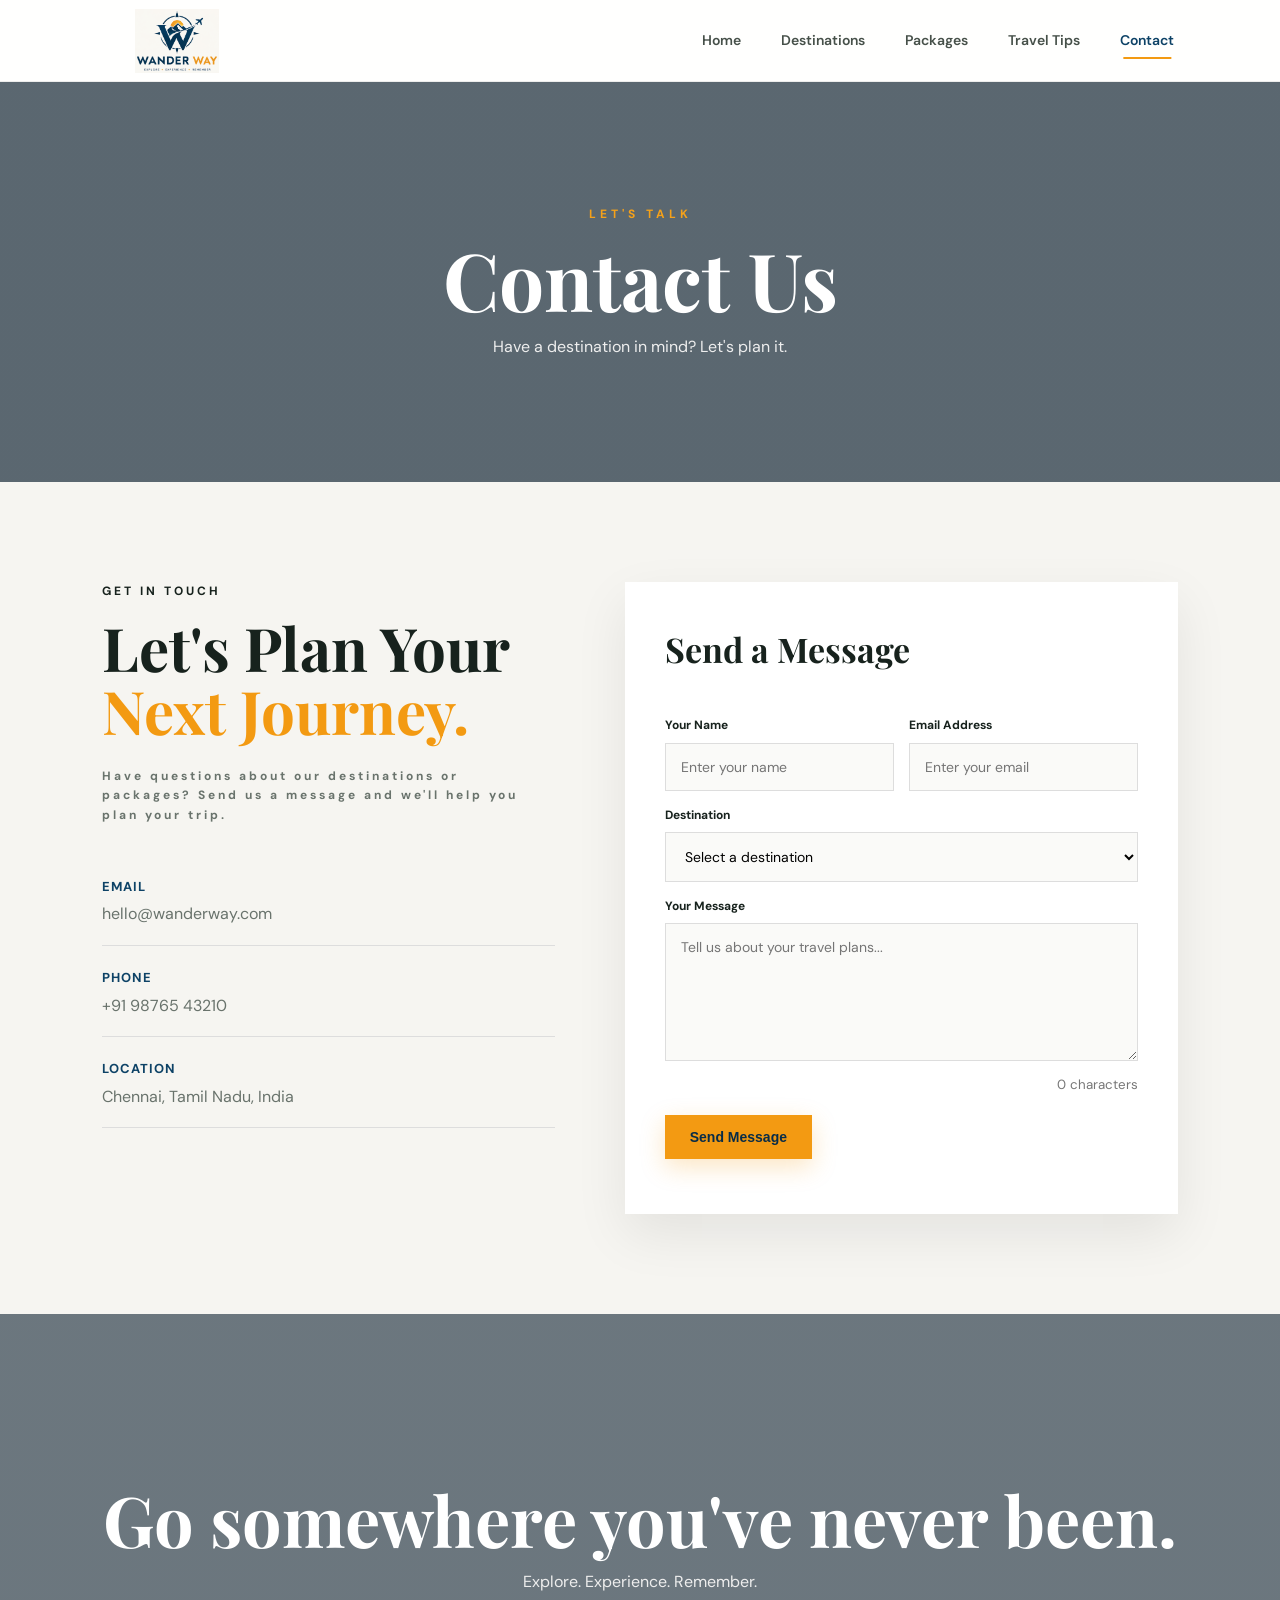
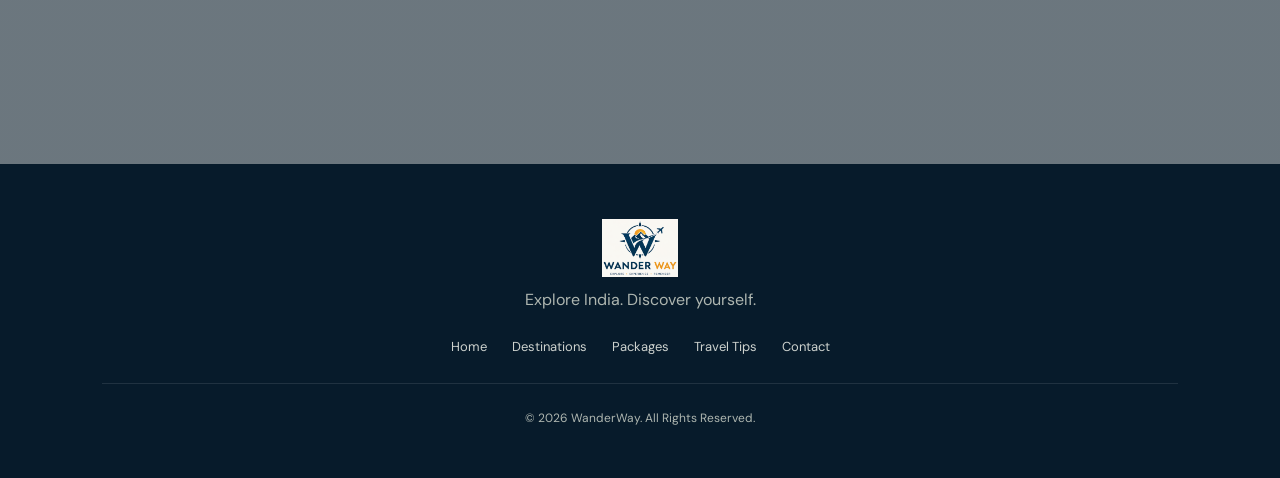
<file: contact.html>
<!DOCTYPE html>
<html lang="en">
<head>
    <meta charset="UTF-8">
    <meta name="viewport" content="width=device-width, initial-scale=1.0">
    <title>WanderWay | Contact</title>
    <link rel="stylesheet" href="style.css">
</head>
<body>
<header class="header">
    <a href="index.html" class="logo"><img src="logo.png" alt="WanderWay Logo"></a>
    <nav>
        <a href="index.html">Home</a><a href="destinations.html">Destinations</a><a href="packages.html">Packages</a><a href="tips.html">Travel Tips</a><a href="contact.html" class="active">Contact</a>
    </nav>
</header>

<section class="page-banner contact-banner">
    <div><p>LET'S TALK</p><h1>Contact Us</h1><span>Have a destination in mind? Let's plan it.</span></div>
</section>

<section class="section contact-section">
    <div class="contact-grid">
        <div class="contact-info">
            <p class="small-title">GET IN TOUCH</p>
            <h2>Let's Plan Your<br><span>Next Journey.</span></h2>
            <p>Have questions about our destinations or packages? Send us a message and we'll help you plan your trip.</p>
            <div class="contact-detail"><strong>Email</strong><p>hello@wanderway.com</p></div>
            <div class="contact-detail"><strong>Phone</strong><p>+91 98765 43210</p></div>
            <div class="contact-detail"><strong>Location</strong><p>Chennai, Tamil Nadu, India</p></div>
        </div>

        <div class="form-box">
            <h2>Send a Message</h2>
            <form>
                <div class="input-row">
                    <div><label>Your Name</label><input type="text" placeholder="Enter your name"></div>
                    <div><label>Email Address</label><input type="email" placeholder="Enter your email"></div>
                </div>
                <label>Destination</label>
                <select>
                    <option>Select a destination</option><option>Goa</option><option>Manali</option><option>Jaipur</option><option>Kerala</option><option>Ladakh</option><option>Andaman</option>
                </select>
                <label>Your Message</label>
                <textarea rows="6" placeholder="Tell us about your travel plans..."></textarea>
                <button type="submit" class="btn">Send Message</button>
            </form>
        </div>
    </div>
</section>

<section class="contact-photo">
    <div><h2>Go somewhere you've never been.</h2><p>Explore. Experience. Remember.</p></div>
</section>

<footer>
    <a href="index.html" class="footer-logo"><img src="logo.png" alt="WanderWay Logo"></a><p>Explore India. Discover yourself.</p>
    <div class="footer-links"><a href="index.html">Home</a><a href="destinations.html">Destinations</a><a href="packages.html">Packages</a><a href="tips.html">Travel Tips</a><a href="contact.html">Contact</a></div>
    <p class="copyright">© 2026 WanderWay. All Rights Reserved.</p>
</footer>
    <script src="script.js"></script>
</body>
</html>
</file>
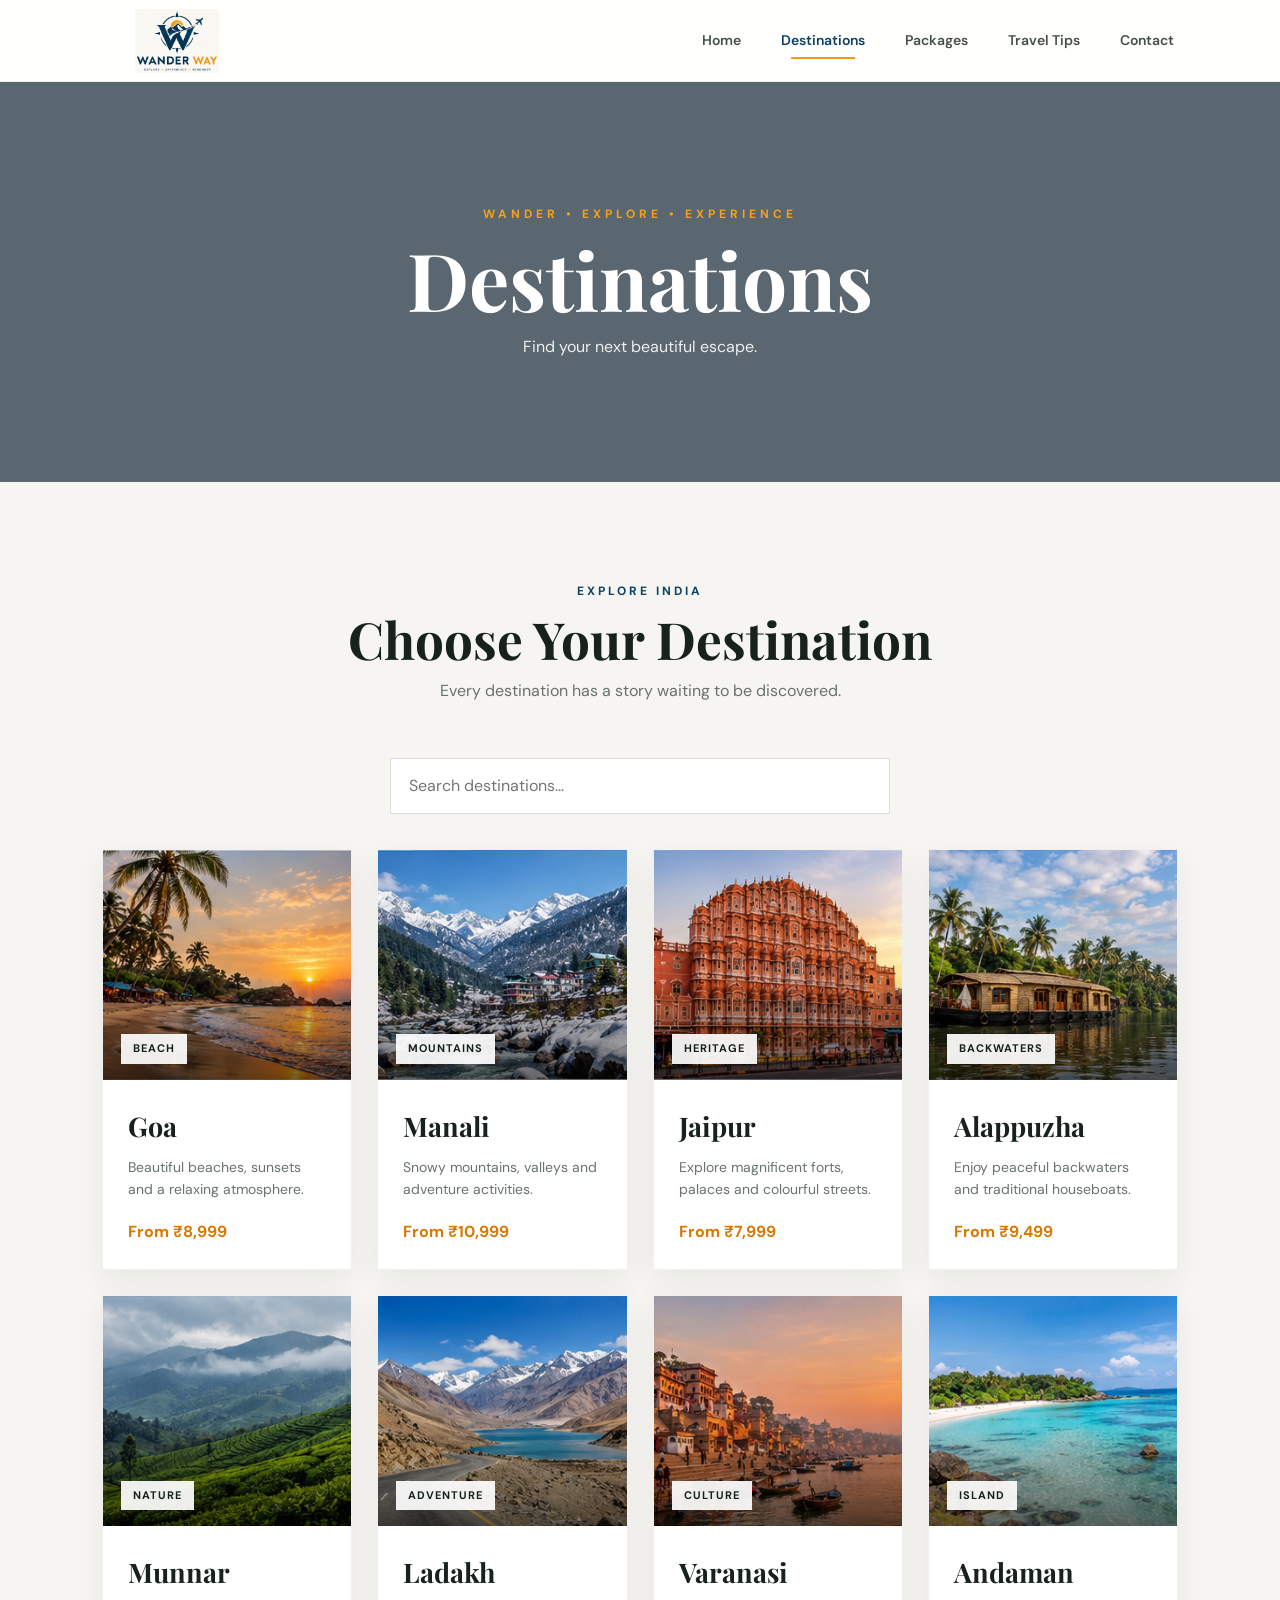
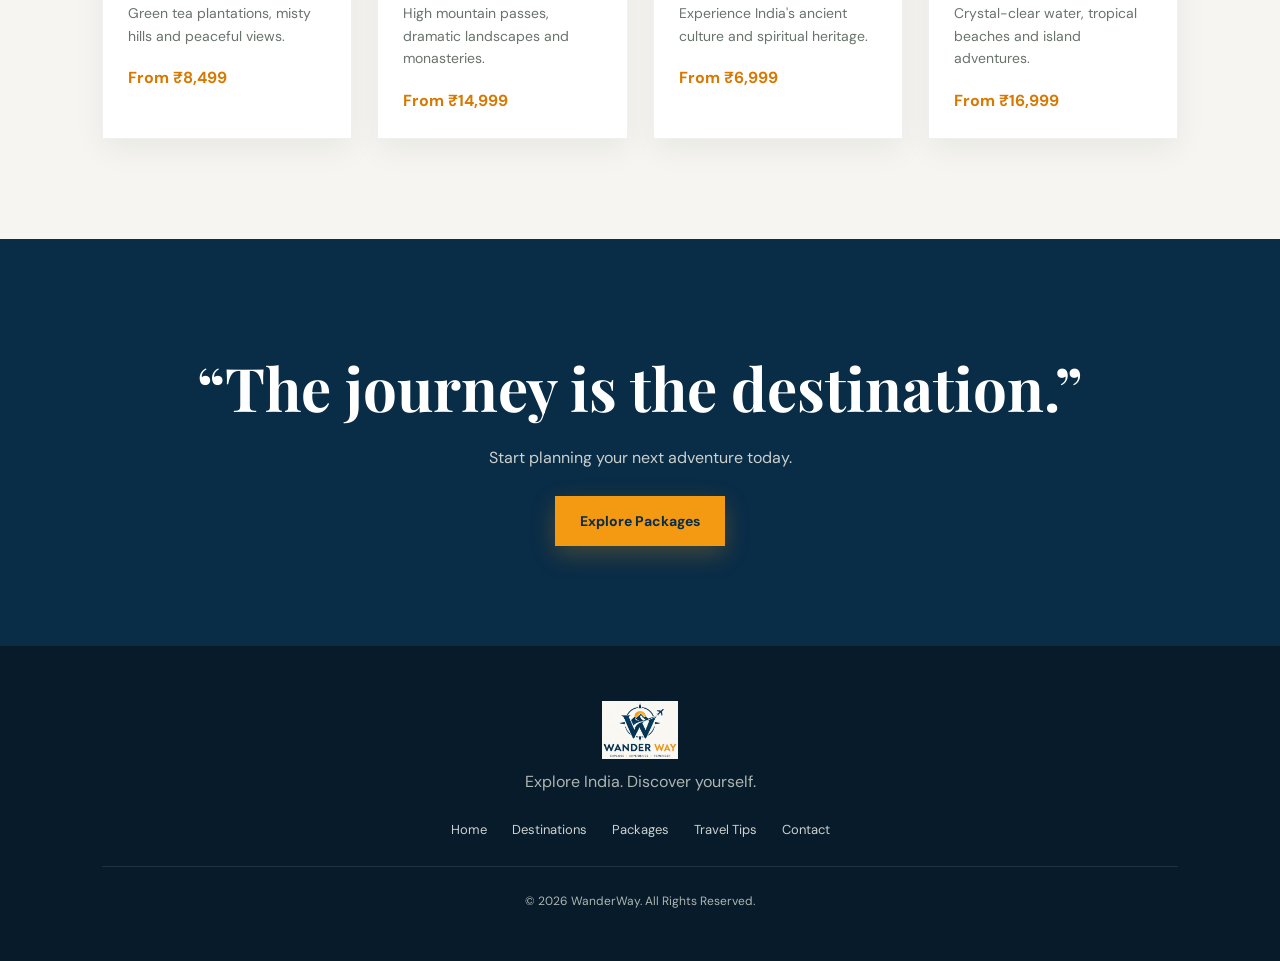
<file: destinations.html>
<!DOCTYPE html>
<html lang="en">
<head>
    <meta charset="UTF-8">
    <meta name="viewport" content="width=device-width, initial-scale=1.0">
    <title>WanderWay | Destinations</title>
    <link rel="stylesheet" href="style.css">
</head>
<body>
<header class="header">
    <a href="index.html" class="logo"><img src="logo.png" alt="WanderWay Logo"></a>
    <nav>
        <a href="index.html">Home</a>
        <a href="destinations.html" class="active">Destinations</a>
        <a href="packages.html">Packages</a>
        <a href="tips.html">Travel Tips</a>
        <a href="contact.html">Contact</a>
    </nav>
</header>

<section class="page-banner">
    <div>
        <p>WANDER • EXPLORE • EXPERIENCE</p>
        <h1>Destinations</h1>
        <span>Find your next beautiful escape.</span>
    </div>
</section>

<section class="section">
    <div class="section-heading">
        <p>EXPLORE INDIA</p>
        <h2>Choose Your Destination</h2>
        <span>Every destination has a story waiting to be discovered.</span>
    </div>

    <div class="destination-grid destination-page">
        <div class="destination-card"><div class="image-box"><img src="goa.png" alt="Goa"><div class="image-label">Beach</div></div><div class="card-content"><h3>Goa</h3><p>Beautiful beaches, sunsets and a relaxing atmosphere.</p><strong>From ₹8,999</strong></div></div>
        <div class="destination-card"><div class="image-box"><img src="manali.png" alt="Manali"><div class="image-label">Mountains</div></div><div class="card-content"><h3>Manali</h3><p>Snowy mountains, valleys and adventure activities.</p><strong>From ₹10,999</strong></div></div>
        <div class="destination-card"><div class="image-box"><img src="jaipur.png" alt="Jaipur"><div class="image-label">Heritage</div></div><div class="card-content"><h3>Jaipur</h3><p>Explore magnificent forts, palaces and colourful streets.</p><strong>From ₹7,999</strong></div></div>
        <div class="destination-card"><div class="image-box"><img src="kerala.png" alt="Alappuzha"><div class="image-label">Backwaters</div></div><div class="card-content"><h3>Alappuzha</h3><p>Enjoy peaceful backwaters and traditional houseboats.</p><strong>From ₹9,499</strong></div></div>
        <div class="destination-card"><div class="image-box"><img src="munnar.png" alt="Munnar"><div class="image-label">Nature</div></div><div class="card-content"><h3>Munnar</h3><p>Green tea plantations, misty hills and peaceful views.</p><strong>From ₹8,499</strong></div></div>
        <div class="destination-card"><div class="image-box"><img src="ladakh.png" alt="Ladakh"><div class="image-label">Adventure</div></div><div class="card-content"><h3>Ladakh</h3><p>High mountain passes, dramatic landscapes and monasteries.</p><strong>From ₹14,999</strong></div></div>
        <div class="destination-card"><div class="image-box"><img src="varanasi.png" alt="Varanasi"><div class="image-label">Culture</div></div><div class="card-content"><h3>Varanasi</h3><p>Experience India's ancient culture and spiritual heritage.</p><strong>From ₹6,999</strong></div></div>
        <div class="destination-card"><div class="image-box"><img src="andaman.png" alt="Andaman"><div class="image-label">Island</div></div><div class="card-content"><h3>Andaman</h3><p>Crystal-clear water, tropical beaches and island adventures.</p><strong>From ₹16,999</strong></div></div>
    </div>
</section>

<section class="quote-section">
    <h2>“The journey is the destination.”</h2>
    <p>Start planning your next adventure today.</p>
    <a href="packages.html" class="btn">Explore Packages</a>
</section>

<footer>
    <a href="index.html" class="footer-logo"><img src="logo.png" alt="WanderWay Logo"></a>
    <p>Explore India. Discover yourself.</p>
    <div class="footer-links">
        <a href="index.html">Home</a><a href="destinations.html">Destinations</a><a href="packages.html">Packages</a><a href="tips.html">Travel Tips</a><a href="contact.html">Contact</a>
    </div>
    <p class="copyright">© 2026 WanderWay. All Rights Reserved.</p>
</footer>
    <script src="script.js"></script>
</body>
</html>
</file>
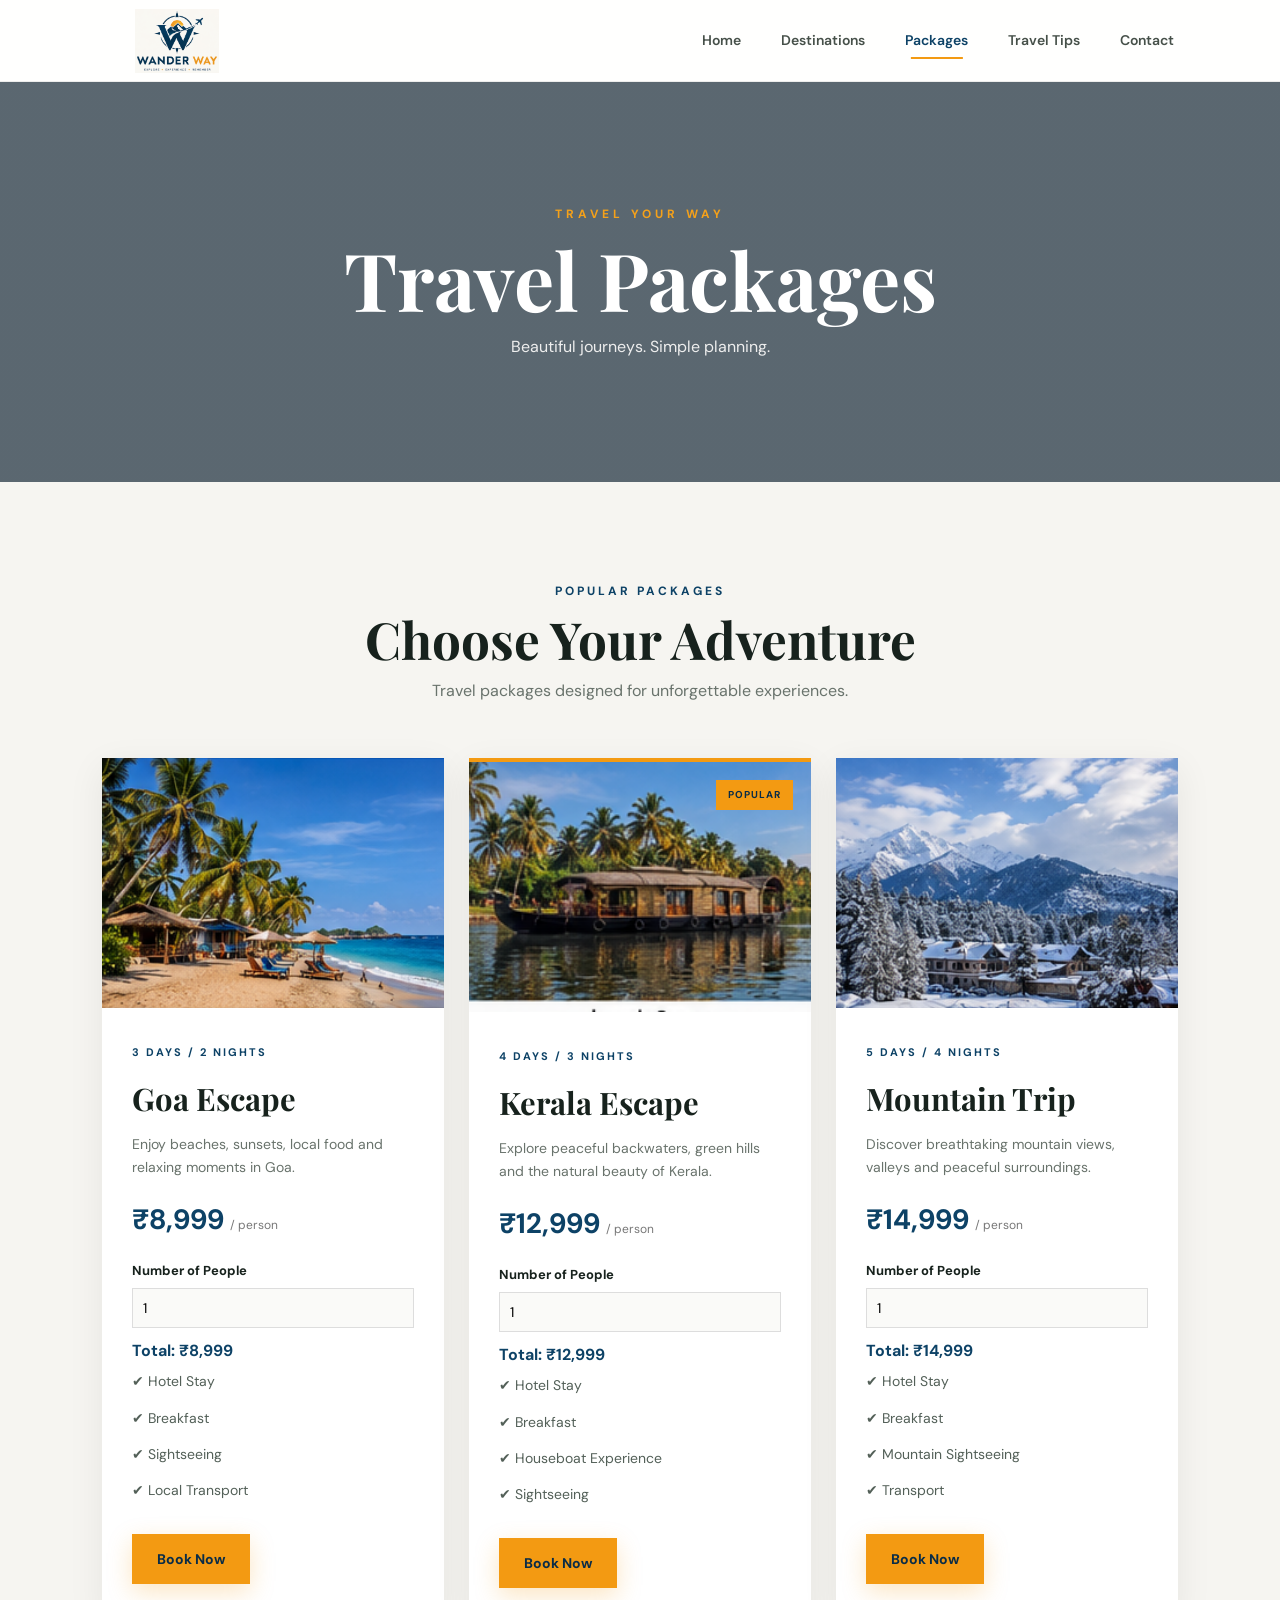
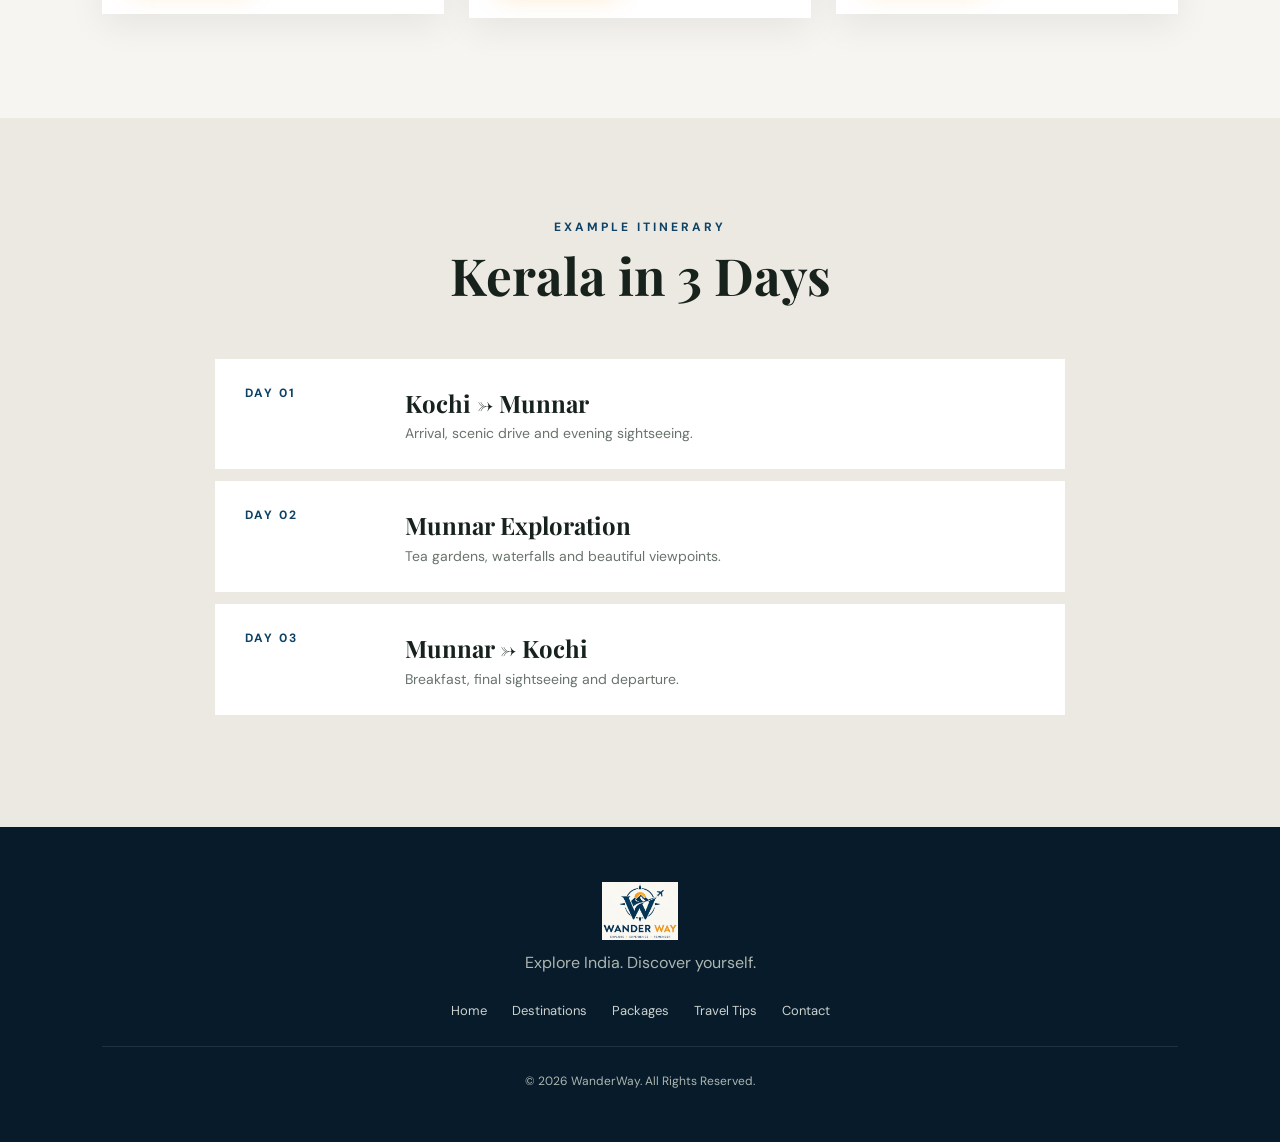
<file: packages.html>
<!DOCTYPE html>
<html lang="en">
<head>
    <meta charset="UTF-8">
    <meta name="viewport" content="width=device-width, initial-scale=1.0">
    <title>WanderWay | Packages</title>
    <link rel="stylesheet" href="style.css">
</head>
<body>
<header class="header">
    <a href="index.html" class="logo"><img src="logo.png" alt="WanderWay Logo"></a>
    <nav>
        <a href="index.html">Home</a><a href="destinations.html">Destinations</a><a href="packages.html" class="active">Packages</a><a href="tips.html">Travel Tips</a><a href="contact.html">Contact</a>
    </nav>
</header>

<section class="page-banner package-banner">
    <div><p>TRAVEL YOUR WAY</p><h1>Travel Packages</h1><span>Beautiful journeys. Simple planning.</span></div>
</section>

<section class="section">
    <div class="section-heading">
        <p>POPULAR PACKAGES</p><h2>Choose Your Adventure</h2><span>Travel packages designed for unforgettable experiences.</span>
    </div>

    <div class="package-grid">
        <div class="package-card">
            <div class="package-image"><img src="goa2.png" alt="Goa"></div>
            <div class="package-content">
                <span class="package-tag">3 DAYS / 2 NIGHTS</span><h3>Goa Escape</h3>
                <p>Enjoy beaches, sunsets, local food and relaxing moments in Goa.</p>
                <div class="price">₹8,999 <small>/ person</small></div>
                <ul><li>✔ Hotel Stay</li><li>✔ Breakfast</li><li>✔ Sightseeing</li><li>✔ Local Transport</li></ul>
                <a href="contact.html" class="btn">Book Now</a>
            </div>
        </div>

        <div class="package-card featured-package">
            <div class="popular">POPULAR</div>
            <div class="package-image"><img src="kerala2.png" alt="Kerala"></div>
            <div class="package-content">
                <span class="package-tag">4 DAYS / 3 NIGHTS</span><h3>Kerala Escape</h3>
                <p>Explore peaceful backwaters, green hills and the natural beauty of Kerala.</p>
                <div class="price">₹12,999 <small>/ person</small></div>
                <ul><li>✔ Hotel Stay</li><li>✔ Breakfast</li><li>✔ Houseboat Experience</li><li>✔ Sightseeing</li></ul>
                <a href="contact.html" class="btn">Book Now</a>
            </div>
        </div>

        <div class="package-card">
            <div class="package-image"><img src="manali2.png" alt="Mountain"></div>
            <div class="package-content">
                <span class="package-tag">5 DAYS / 4 NIGHTS</span><h3>Mountain Trip</h3>
                <p>Discover breathtaking mountain views, valleys and peaceful surroundings.</p>
                <div class="price">₹14,999 <small>/ person</small></div>
                <ul><li>✔ Hotel Stay</li><li>✔ Breakfast</li><li>✔ Mountain Sightseeing</li><li>✔ Transport</li></ul>
                <a href="contact.html" class="btn">Book Now</a>
            </div>
        </div>
    </div>
</section>

<section class="itinerary-section section">
    <div class="section-heading"><p>EXAMPLE ITINERARY</p><h2>Kerala in 3 Days</h2></div>
    <div class="itinerary">
        <div class="day"><span>DAY 01</span><div><h3>Kochi → Munnar</h3><p>Arrival, scenic drive and evening sightseeing.</p></div></div>
        <div class="day"><span>DAY 02</span><div><h3>Munnar Exploration</h3><p>Tea gardens, waterfalls and beautiful viewpoints.</p></div></div>
        <div class="day"><span>DAY 03</span><div><h3>Munnar → Kochi</h3><p>Breakfast, final sightseeing and departure.</p></div></div>
    </div>
</section>

<footer>
    <a href="index.html" class="footer-logo"><img src="logo.png" alt="WanderWay Logo"></a><p>Explore India. Discover yourself.</p>
    <div class="footer-links"><a href="index.html">Home</a><a href="destinations.html">Destinations</a><a href="packages.html">Packages</a><a href="tips.html">Travel Tips</a><a href="contact.html">Contact</a></div>
    <p class="copyright">© 2026 WanderWay. All Rights Reserved.</p>
</footer>
    <script src="script.js"></script>
</body>
</html>
</file>
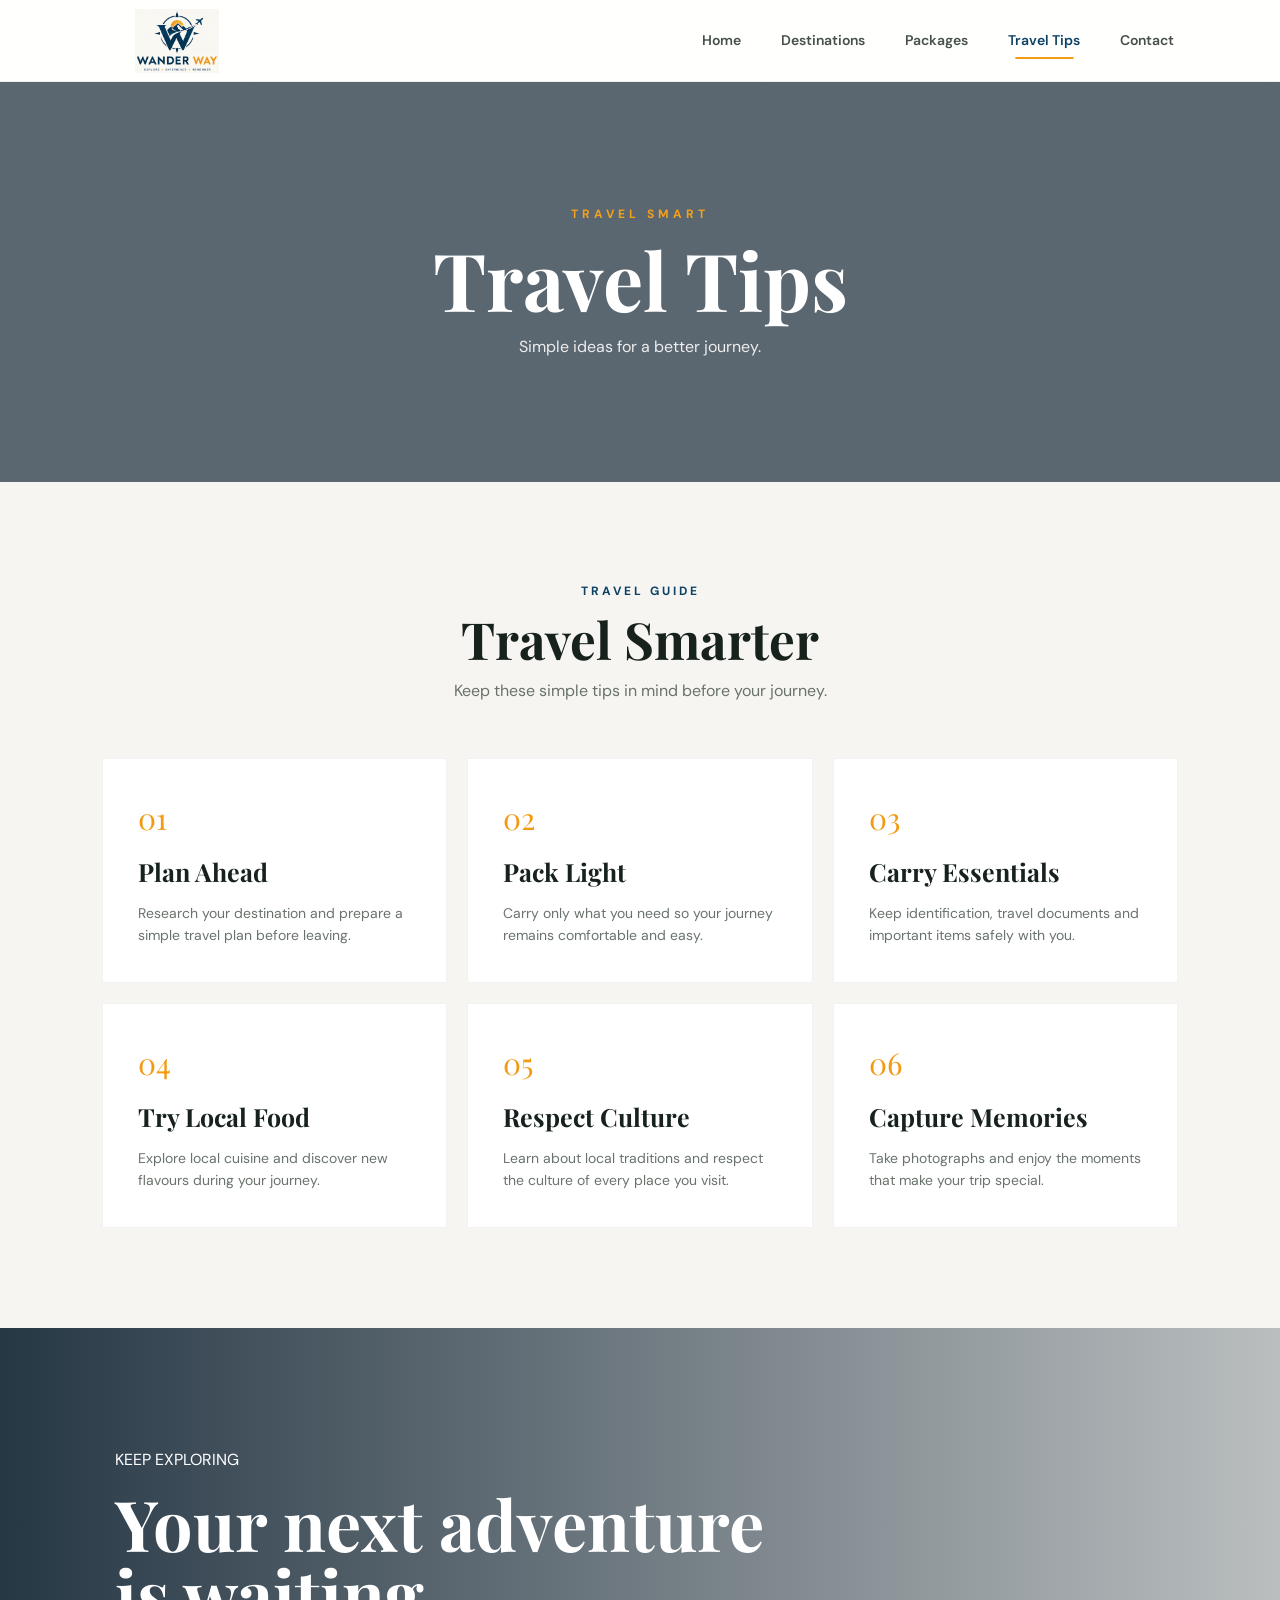
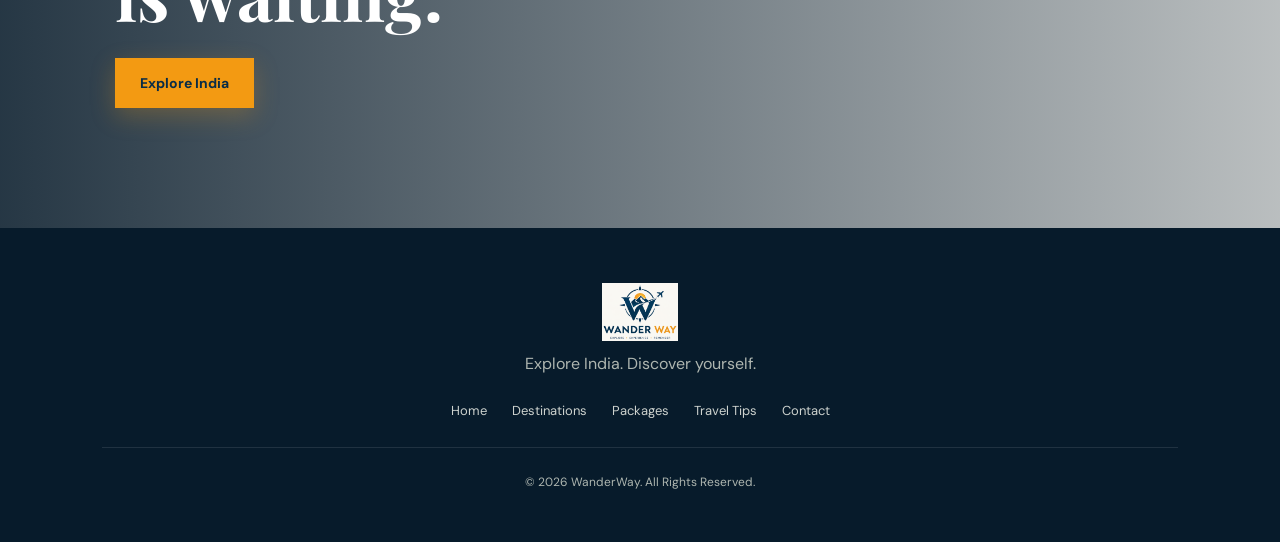
<file: tips.html>
<!DOCTYPE html>
<html lang="en">
<head>
    <meta charset="UTF-8">
    <meta name="viewport" content="width=device-width, initial-scale=1.0">
    <title>WanderWay | Travel Tips</title>
    <link rel="stylesheet" href="style.css">
</head>
<body>
<header class="header">
    <a href="index.html" class="logo"><img src="logo.png" alt="WanderWay Logo"></a>
    <nav>
        <a href="index.html">Home</a><a href="destinations.html">Destinations</a><a href="packages.html">Packages</a><a href="tips.html" class="active">Travel Tips</a><a href="contact.html">Contact</a>
    </nav>
</header>

<section class="page-banner tips-banner">
    <div><p>TRAVEL SMART</p><h1>Travel Tips</h1><span>Simple ideas for a better journey.</span></div>
</section>

<section class="section">
    <div class="section-heading"><p>TRAVEL GUIDE</p><h2>Travel Smarter</h2><span>Keep these simple tips in mind before your journey.</span></div>
    <div class="tips-grid">
        <div class="tip-card"><span>01</span><h3>Plan Ahead</h3><p>Research your destination and prepare a simple travel plan before leaving.</p></div>
        <div class="tip-card"><span>02</span><h3>Pack Light</h3><p>Carry only what you need so your journey remains comfortable and easy.</p></div>
        <div class="tip-card"><span>03</span><h3>Carry Essentials</h3><p>Keep identification, travel documents and important items safely with you.</p></div>
        <div class="tip-card"><span>04</span><h3>Try Local Food</h3><p>Explore local cuisine and discover new flavours during your journey.</p></div>
        <div class="tip-card"><span>05</span><h3>Respect Culture</h3><p>Learn about local traditions and respect the culture of every place you visit.</p></div>
        <div class="tip-card"><span>06</span><h3>Capture Memories</h3><p>Take photographs and enjoy the moments that make your trip special.</p></div>
    </div>
</section>

<section class="travel-image-section">
    <div><p>KEEP EXPLORING</p><h2>Your next adventure<br>is waiting.</h2><a href="destinations.html" class="btn">Explore India</a></div>
</section>

<footer>
    <a href="index.html" class="footer-logo"><img src="logo.png" alt="WanderWay Logo"></a><p>Explore India. Discover yourself.</p>
    <div class="footer-links"><a href="index.html">Home</a><a href="destinations.html">Destinations</a><a href="packages.html">Packages</a><a href="tips.html">Travel Tips</a><a href="contact.html">Contact</a></div>
    <p class="copyright">© 2026 WanderWay. All Rights Reserved.</p>
</footer>
    <script src="script.js"></script>
</body>
</html>
</file>
<file: style.css>
/* WanderWay Main Style Sheet
   Beginner-friendly CSS: simple selectors, flexbox, grid and media queries.
   The website design and original class names are kept the same. */

@import url('https://fonts.googleapis.com/css2?family=DM+Sans:wght@400;500;600;700&family=Playfair+Display:wght@500;600;700&display=swap');
* {
    margin:0;
    padding:0;
    box-sizing:border-box
}

html {
    scroll-behavior:smooth
}

body {
    font-family:"DM Sans",Arial,sans-serif;
    background:#f6f5f1;
    color:#17221d;
    line-height:1.6
}

img {
    max-width:100%;
    display:block
}

a {
    text-decoration:none;
    color:inherit
}

.header {
    position:sticky;
    top:0;
    z-index:1000;
    min-height:82px;
    padding:8px 7%;
    display:flex;
    align-items:center;
    justify-content:space-between;
    background:rgba(255,255,255,.92);
    backdrop-filter:blur(15px);
    border-bottom:1px solid rgba(0,0,0,.07)
}

.logo {
    display:flex;
    align-items:center;
    width:175px;
    height:64px;
    overflow:hidden
}

.logo img {
    width:100%;
    height:100%;
    object-fit:contain;
    object-position:center
}

nav {
    display:flex;
    gap:8px
}

nav a {
    position:relative;
    padding:9px 16px;
    font-size:14px;
    font-weight:600;
    color:#465049;
    transition:.3s
}

nav a::after {
    content:"";
    position:absolute;
    left:50%;
    bottom:2px;
    width:0;
    height:2px;
    background:#f39a12;
    transform:translateX(-50%);
    transition:.3s
}

nav a:hover {
    color:#0d4266
}

nav a:hover::after,nav a.active::after {
    width:55%
}

nav a.active {
    color:#0d4266
}

.hero {
    min-height:90vh;
    display:flex;
    align-items:center;
    padding:100px 9%;
    position:relative;
    background:linear-gradient(90deg,rgba(7,27,43,.88),rgba(7,27,43,.42),rgba(7,27,43,.08)),     url("https://images.unsplash.com/photo-1524492412937-b28074a5d7da?auto=format&fit=crop&w=2000&q=85");
    background-size:cover;
    background-position:center
}

.hero-content {
    max-width:680px;
    color:white;
    animation:heroIn 1s ease
}

@keyframes heroIn {
    from {
        opacity:0;
        transform:translateY(35px)
    }

    to {
        opacity:1;
        transform:translateY(0)
    }

}

.small-title,.section-heading p,.visual-content>p,.contact-info>p {
    font-size:12px;
    letter-spacing:3px;
    font-weight:700
}

.hero h1 {
    margin:15px 0;
    font-family:"Playfair Display",serif;
    font-size:clamp(55px,7vw,95px);
    line-height:.98
}

.hero h1 span {
    color:#f39a12
}

.hero-content>p:not(.small-title) {
    max-width:520px;
    margin:25px 0;
    font-size:17px;
    color:#f2f2f2
}

.hero-buttons {
    display:flex;
    gap:15px;
    flex-wrap:wrap
}

.btn {
    display:inline-block;
    padding:14px 25px;
    border:none;
    background:#f39a12;
    color:#092c47;
    font-weight:700;
    font-size:14px;
    cursor:pointer;
    transition:.3s;
    box-shadow:0 8px 25px rgba(243,154,18,.25)
}

.btn:hover {
    transform:translateY(-4px);
    background:#ffb12f;
    box-shadow:0 14px 30px rgba(0,0,0,.2)
}

.btn-outline {
    background:transparent;
    color:white;
    border:1px solid rgba(255,255,255,.7);
    box-shadow:none
}

.btn-outline:hover {
    background:white;
    color:#092c47
}

.section {
    padding:100px 8%
}

.section-heading {
    max-width:650px;
    margin:0 auto 55px;
    text-align:center
}

.section-heading p {
    color:#0d4266
}

.section-heading h2 {
    margin:10px 0;
    font-family:"Playfair Display",serif;
    font-size:clamp(35px,4vw,52px);
    line-height:1.1
}

.section-heading span {
    color:#69736c
}

.destination-grid {
    display:grid;
    grid-template-columns:repeat(3,1fr);
    gap:25px
}

.destination-page {
    grid-template-columns:repeat(4,1fr)
}

.destination-card {
    overflow:hidden;
    background:white;
    border:1px solid rgba(0,0,0,.06);
    box-shadow:0 10px 30px rgba(20,30,25,.06);
    transition:.4s;
    position:relative
}

.destination-card:hover {
    transform:translateY(-10px);
    box-shadow:0 25px 55px rgba(20,30,25,.14)
}

.image-box {
    height:280px;
    overflow:hidden;
    position:relative
}

.destination-page .image-box {
    height:230px
}

.image-box img {
    height:100%;
    width:100%;
    object-fit:cover;
    transition:.7s
}

.destination-card:hover .image-box img {
    transform:scale(1.09)
}

.image-box::after {
    content:"";
    position:absolute;
    inset:0;
    background:linear-gradient(transparent 55%,rgba(0,0,0,.55))
}

.image-label {
    position:absolute;
    left:18px;
    bottom:16px;
    z-index:2;
    padding:6px 12px;
    background:rgba(255,255,255,.92);
    font-size:11px;
    font-weight:700;
    letter-spacing:1px;
    text-transform:uppercase
}

.card-content {
    padding:25px
}

.card-content h3 {
    font-family:"Playfair Display",serif;
    font-size:27px;
    margin-bottom:8px
}

.card-content p {
    color:#69736c;
    font-size:14px;
    margin-bottom:18px
}

.card-content a {
    color:#0d4266;
    font-weight:700;
    font-size:14px
}

.card-content strong {
    color:#d87800
}

.visual-section {
    min-height:560px;
    display:flex;
    align-items:center;
    padding:80px 9%;
    background:linear-gradient(90deg,rgba(7,27,43,.9),rgba(7,27,43,.35)), url("https://images.unsplash.com/photo-1477587458883-47145ed94245?auto=format&fit=crop&w=2000&q=85");
    background-size:cover;
    background-position:center;
    color:white
}

.visual-content {
    max-width:600px
}

.visual-content h2 {
    font-family:"Playfair Display",serif;
    font-size:clamp(45px,6vw,75px);
    line-height:1;
    margin:15px 0 25px
}

.visual-content p:not(:first-child) {
    max-width:500px;
    color:#e2e5e2;
    margin-bottom:25px
}

.photo-gallery {
    display:grid;
    grid-template-columns:repeat(4,1fr);
    grid-auto-rows:230px;
    gap:15px
}

.gallery-item {
    overflow:hidden;
    position:relative
}

.gallery-item.large {
    grid-row:span 2
}

.gallery-item img {
    height:100%;
    object-fit:cover;
    transition:.7s
}

.gallery-item:hover img {
    transform:scale(1.08)
}

.gallery-item::after {
    content:"";
    position:absolute;
    inset:0;
    background:linear-gradient(transparent 40%,rgba(0,0,0,.7))
}

.gallery-text {
    position:absolute;
    z-index:2;
    left:20px;
    bottom:17px;
    color:white;
    font-family:"Playfair Display",serif;
    font-size:25px
}

.features {
    background:#ebe9e1
}

.feature-grid {
    display:grid;
    grid-template-columns:repeat(3,1fr);
    gap:25px
}

.feature-card {
    background:white;
    padding:40px;
    position:relative;
    transition:.35s;
    border-bottom:3px solid transparent
}

.feature-card:hover {
    transform:translateY(-8px);
    border-bottom-color:#f39a12;
    box-shadow:0 20px 45px rgba(0,0,0,.1)
}

.feature-number {
    color:#0d4266;
    font-family:"Playfair Display",serif;
    font-size:32px
}

.feature-card h3 {
    margin:15px 0 10px;
    font-family:"Playfair Display",serif;
    font-size:25px
}

.feature-card p {
    color:#69736c
}

.page-banner {
    min-height:400px;
    display:flex;
    align-items:center;
    justify-content:center;
    text-align:center;
    color:white;
    background:linear-gradient(rgba(7,27,43,.65),rgba(7,27,43,.65)),url("https://images.unsplash.com/photo-1524492412937-b28074a5d7da?auto=format&fit=crop&w=1800&q=80");
    background-size:cover;
    background-position:center
}

.package-banner {
    background-image:linear-gradient(rgba(7,27,43,.65),rgba(7,27,43,.65)),url("https://images.unsplash.com/photo-1500534623283-312aade485b7?auto=format&fit=crop&w=1800&q=80")
}

.tips-banner {
    background-image:linear-gradient(rgba(7,27,43,.65),rgba(7,27,43,.65)),url("https://images.unsplash.com/photo-1469854523086-cc02fe5d8800?auto=format&fit=crop&w=1800&q=80")
}

.contact-banner {
    background-image:linear-gradient(rgba(7,27,43,.65),rgba(7,27,43,.65)),url("https://images.unsplash.com/photo-1494783367193-149034c05e8f?auto=format&fit=crop&w=1800&q=80")
}

.page-banner p {
    font-size:12px;
    letter-spacing:4px;
    font-weight:700;
    color:#f5a11a
}

.page-banner h1 {
    font-family:"Playfair Display",serif;
    font-size:clamp(50px,7vw,80px);
    line-height:1;
    margin:15px 0
}

.page-banner span {
    color:#eee
}

.package-grid {
    display:grid;
    grid-template-columns:repeat(3,1fr);
    gap:25px;
    align-items:start
}

.package-card {
    background:white;
    position:relative;
    overflow:hidden;
    box-shadow:0 10px 35px rgba(0,0,0,.07);
    transition:.4s
}

.package-card:hover {
    transform:translateY(-10px);
    box-shadow:0 25px 60px rgba(0,0,0,.15)
}

.package-image {
    height:250px;
    overflow:hidden
}

.package-image img {
    height:100%;
    object-fit:cover;
    transition:.6s
}

.package-card:hover .package-image img {
    transform:scale(1.08)
}

.package-content {
    padding:30px
}

.package-tag {
    color:#0d4266;
    font-size:11px;
    letter-spacing:2px;
    font-weight:700
}

.package-content h3 {
    font-family:"Playfair Display",serif;
    font-size:31px;
    margin:10px 0
}

.package-content>p {
    color:#69736c;
    font-size:14px;
    margin-bottom:20px
}

.price {
    font-size:28px;
    font-weight:700;
    margin-bottom:18px;
    color:#0d4266
}

.price small {
    color:#777;
    font-size:12px;
    font-weight:400
}

.package-content ul {
    list-style:none;
    margin-bottom:25px
}

.package-content li {
    padding:7px 0;
    font-size:14px;
    color:#536058
}

.featured-package {
    transform:translateY(-12px);
    border-top:4px solid #f39a12
}

.featured-package:hover {
    transform:translateY(-20px)
}

.popular {
    position:absolute;
    top:18px;
    right:18px;
    z-index:5;
    padding:7px 12px;
    background:#f39a12;
    color:#092c47;
    font-size:10px;
    font-weight:700;
    letter-spacing:1px
}

.itinerary-section {
    background:#ebe9e1
}

.itinerary {
    max-width:850px;
    margin:auto
}

.day {
    display:grid;
    grid-template-columns:130px 1fr;
    gap:30px;
    padding:25px 30px;
    margin-bottom:12px;
    background:white;
    transition:.3s
}

.day:hover {
    transform:translateX(8px);
    box-shadow:0 12px 30px rgba(0,0,0,.08);
    border-left:4px solid #f39a12
}

.day>span {
    color:#0d4266;
    font-size:12px;
    letter-spacing:2px;
    font-weight:700
}

.day h3 {
    font-family:"Playfair Display",serif;
    font-size:24px
}

.day p {
    color:#69736c;
    font-size:14px
}

.tips-grid {
    display:grid;
    grid-template-columns:repeat(3,1fr);
    gap:20px
}

.tip-card {
    padding:35px;
    min-height:220px;
    background:white;
    border:1px solid rgba(0,0,0,.05);
    transition:.35s
}

.tip-card:hover {
    background:#092c47;
    color:white;
    transform:translateY(-8px)
}

.tip-card>span {
    color:#f39a12;
    font-family:"Playfair Display",serif;
    font-size:30px
}

.tip-card h3 {
    font-family:"Playfair Display",serif;
    font-size:25px;
    margin:10px 0
}

.tip-card p {
    color:#69736c;
    font-size:14px
}

.tip-card:hover p {
    color:#d2d7d3
}

.travel-image-section {
    min-height:500px;
    padding:80px 9%;
    display:flex;
    align-items:center;
    color:white;
    background:linear-gradient(90deg,rgba(7,27,43,.87),rgba(7,27,43,.25)),url("https://images.unsplash.com/photo-1488085061387-422e29b3232a?auto=format&fit=crop&w=1800&q=85");
    background-size:cover;
    background-position:center
}

.travel-image-section h2 {
    font-family:"Playfair Display",serif;
    font-size:clamp(45px,6vw,70px);
    line-height:1;
    margin:15px 0 30px
}

.contact-section {
    background:#f6f5f1
}

.contact-grid {
    display:grid;
    grid-template-columns:.9fr 1.1fr;
    gap:70px;
    max-width:1100px;
    margin:auto
}

.contact-info h2 {
    font-family:"Playfair Display",serif;
    font-size:clamp(40px,5vw,60px);
    line-height:1.05;
    margin:15px 0 25px
}

.contact-info h2 span {
    color:#f39a12
}

.contact-info>p:not(.small-title) {
    color:#69736c;
    max-width:450px;
    margin-bottom:30px
}

.contact-detail {
    padding:18px 0;
    border-bottom:1px solid #ddd
}

.contact-detail strong {
    font-size:13px;
    text-transform:uppercase;
    letter-spacing:1px;
    color:#0d4266
}

.contact-detail p {
    color:#69736c;
    margin-top:3px
}

.form-box {
    background:white;
    padding:40px;
    box-shadow:0 20px 50px rgba(0,0,0,.08)
}

.form-box h2 {
    font-family:"Playfair Display",serif;
    font-size:34px;
    margin-bottom:25px
}

form label {
    display:block;
    font-size:12px;
    font-weight:700;
    margin:15px 0 7px
}

.input-row {
    display:grid;
    grid-template-columns:1fr 1fr;
    gap:15px
}

input,select,textarea {
    width:100%;
    padding:14px 15px;
    border:1px solid #ddd;
    background:#fafaf8;
    font-family:inherit;
    font-size:14px;
    outline:none;
    transition:.3s
}

textarea {
    resize:vertical
}

input:focus,select:focus,textarea:focus {
    border-color:#f39a12;
    background:white;
    box-shadow:0 0 0 3px rgba(243,154,18,.12)
}

form .btn {
    margin-top:20px
}

.contact-photo {
    min-height:450px;
    display:flex;
    align-items:center;
    justify-content:center;
    text-align:center;
    color:white;
    background:linear-gradient(rgba(7,27,43,.58),rgba(7,27,43,.58)),url("https://images.unsplash.com/photo-1500534623283-312aade485b7?auto=format&fit=crop&w=1800&q=85");
    background-size:cover;
    background-position:center
}

.contact-photo h2 {
    font-family:"Playfair Display",serif;
    font-size:clamp(40px,6vw,70px);
    line-height:1
}

.contact-photo p {
    margin-top:15px;
    color:#eee
}

.quote-section {
    padding:100px 20px;
    text-align:center;
    background:#092c47;
    color:white
}

.quote-section h2 {
    font-family:"Playfair Display",serif;
    font-size:clamp(35px,5vw,60px);
    margin-bottom:10px
}

.quote-section p {
    color:#cbd1cd;
    margin-bottom:25px
}

footer {
    padding:55px 8% 30px;
    text-align:center;
    background:#071b2b;
    color:white
}

.footer-logo {
    display:flex;
    width:150px;
    height:58px;
    margin:0 auto 8px;
    overflow:hidden;
    align-items:center;
    justify-content:center
}

.footer-logo img {
    width:100%;
    height:100%;
    object-fit:contain
}

footer>p {
    color:#aeb6b0;
    margin:10px 0 20px
}

.footer-links {
    display:flex;
    justify-content:center;
    flex-wrap:wrap;
    gap:25px;
    margin:25px 0
}

.footer-links a {
    color:#cdd2ce;
    font-size:13px;
    transition:.3s
}

.footer-links a:hover {
    color:#f5a11a
}

footer .copyright {
    padding-top:25px;
    margin-top:25px;
    border-top:1px solid rgba(255,255,255,.1);
    font-size:12px
}

@media(max-width:1100px) {
    .destination-page {
        grid-template-columns:repeat(2,1fr)
    }

    .photo-gallery {
        grid-template-columns:repeat(2,1fr)
    }

    .package-grid {
        grid-template-columns:repeat(2,1fr)
    }

}

@media(max-width:850px) {
    .header {
        height:auto;
        padding:12px 5%;
        flex-direction:column;
        gap:8px
    }

    .logo {
        width:150px;
        height:55px
    }

    nav {
        flex-wrap:wrap;
        justify-content:center
    }

    nav a {
        padding:7px 10px
    }

    .hero {
        min-height:80vh;
        padding:80px 7%
    }

    .destination-grid,.feature-grid,.tips-grid,.package-grid {
        grid-template-columns:1fr
    }

    .destination-page {
        grid-template-columns:1fr
    }

    .featured-package {
        transform:none
    }

    .featured-package:hover {
        transform:translateY(-10px)
    }

    .contact-grid {
        grid-template-columns:1fr;
        gap:40px
    }

    .day {
        grid-template-columns:1fr;
        gap:8px
    }

}

@media(max-width:600px) {
    .section {
        padding:70px 5%
    }

    .hero h1 {
        font-size:52px
    }

    .hero-content>p:not(.small-title) {
        font-size:15px
    }

    .hero-buttons {
        flex-direction:column;
        align-items:flex-start
    }

    .page-banner {
        min-height:330px
    }

    .photo-gallery {
        grid-template-columns:1fr;
        grid-auto-rows:250px
    }

    .gallery-item.large {
        grid-row:span 1
    }

    .input-row {
        grid-template-columns:1fr
    }

    .form-box {
        padding:25px
    }

    .footer-links {
        gap:15px
    }

}
</file>
